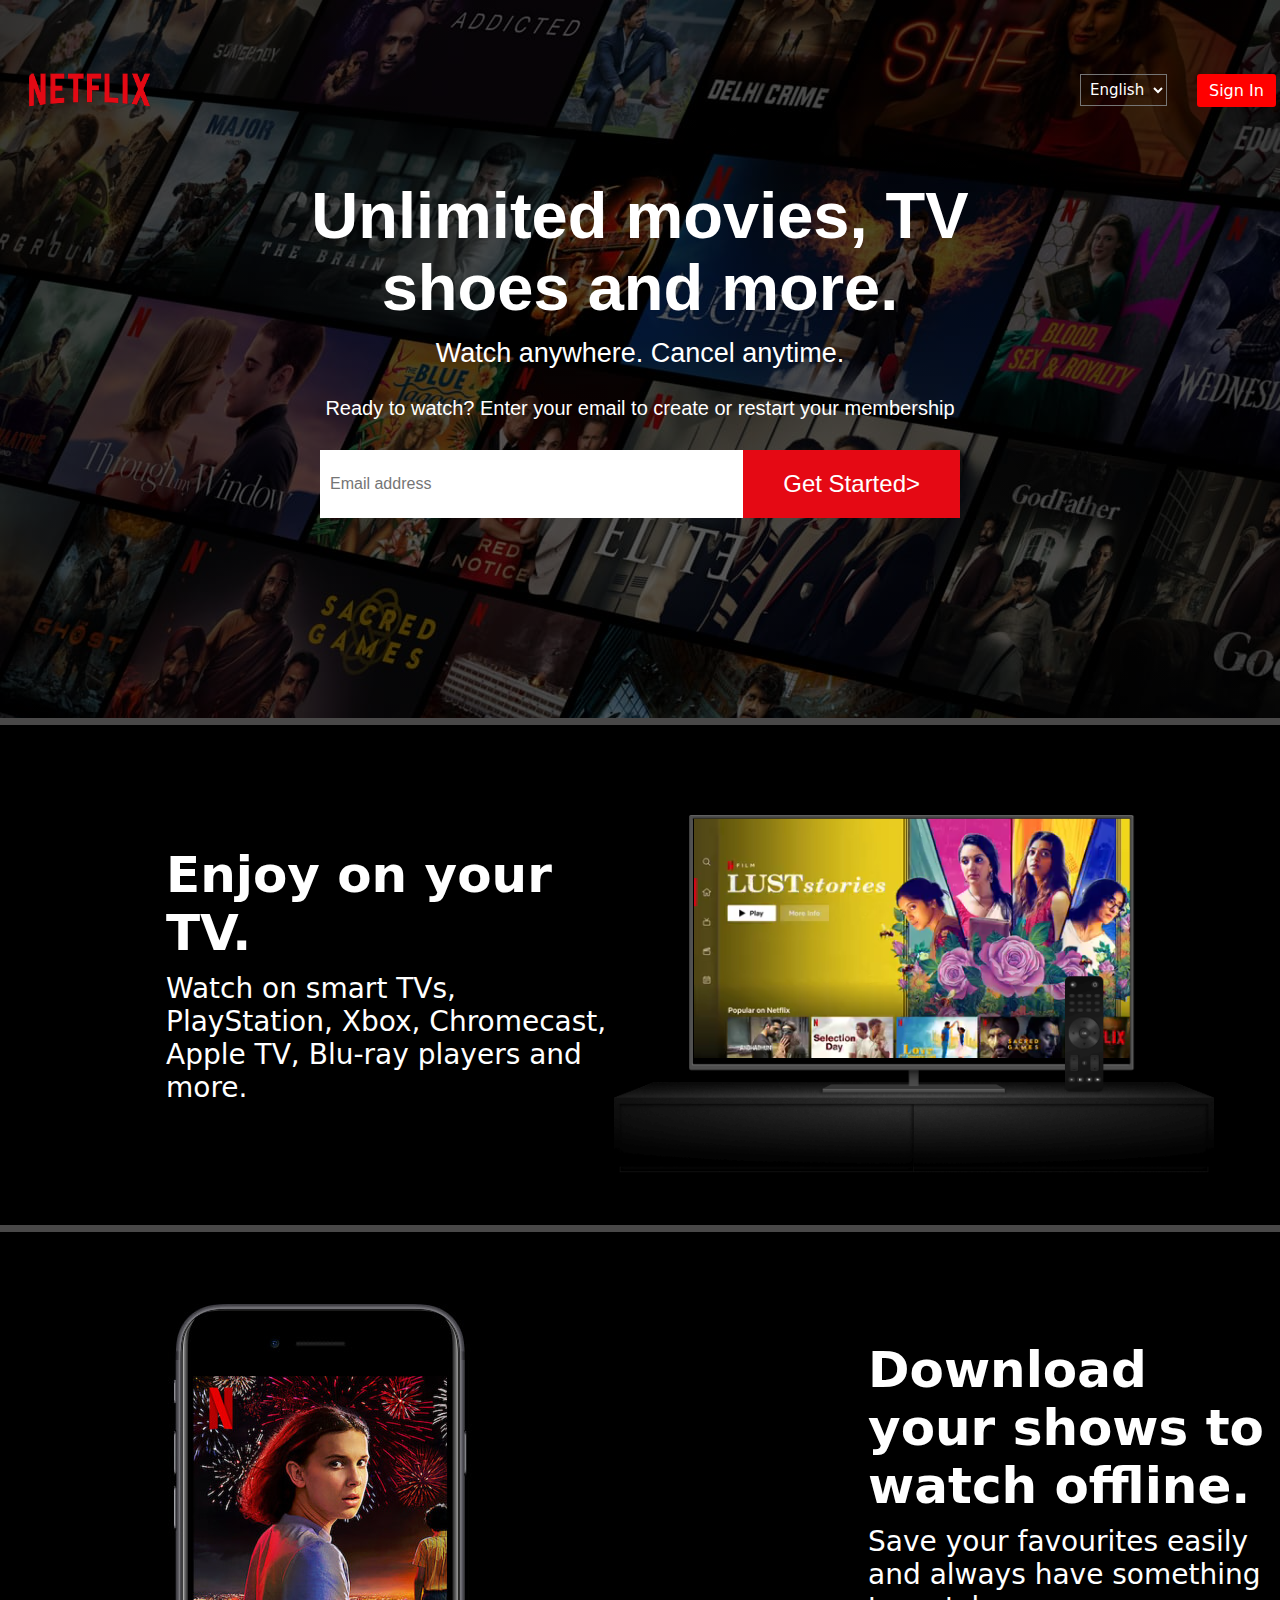
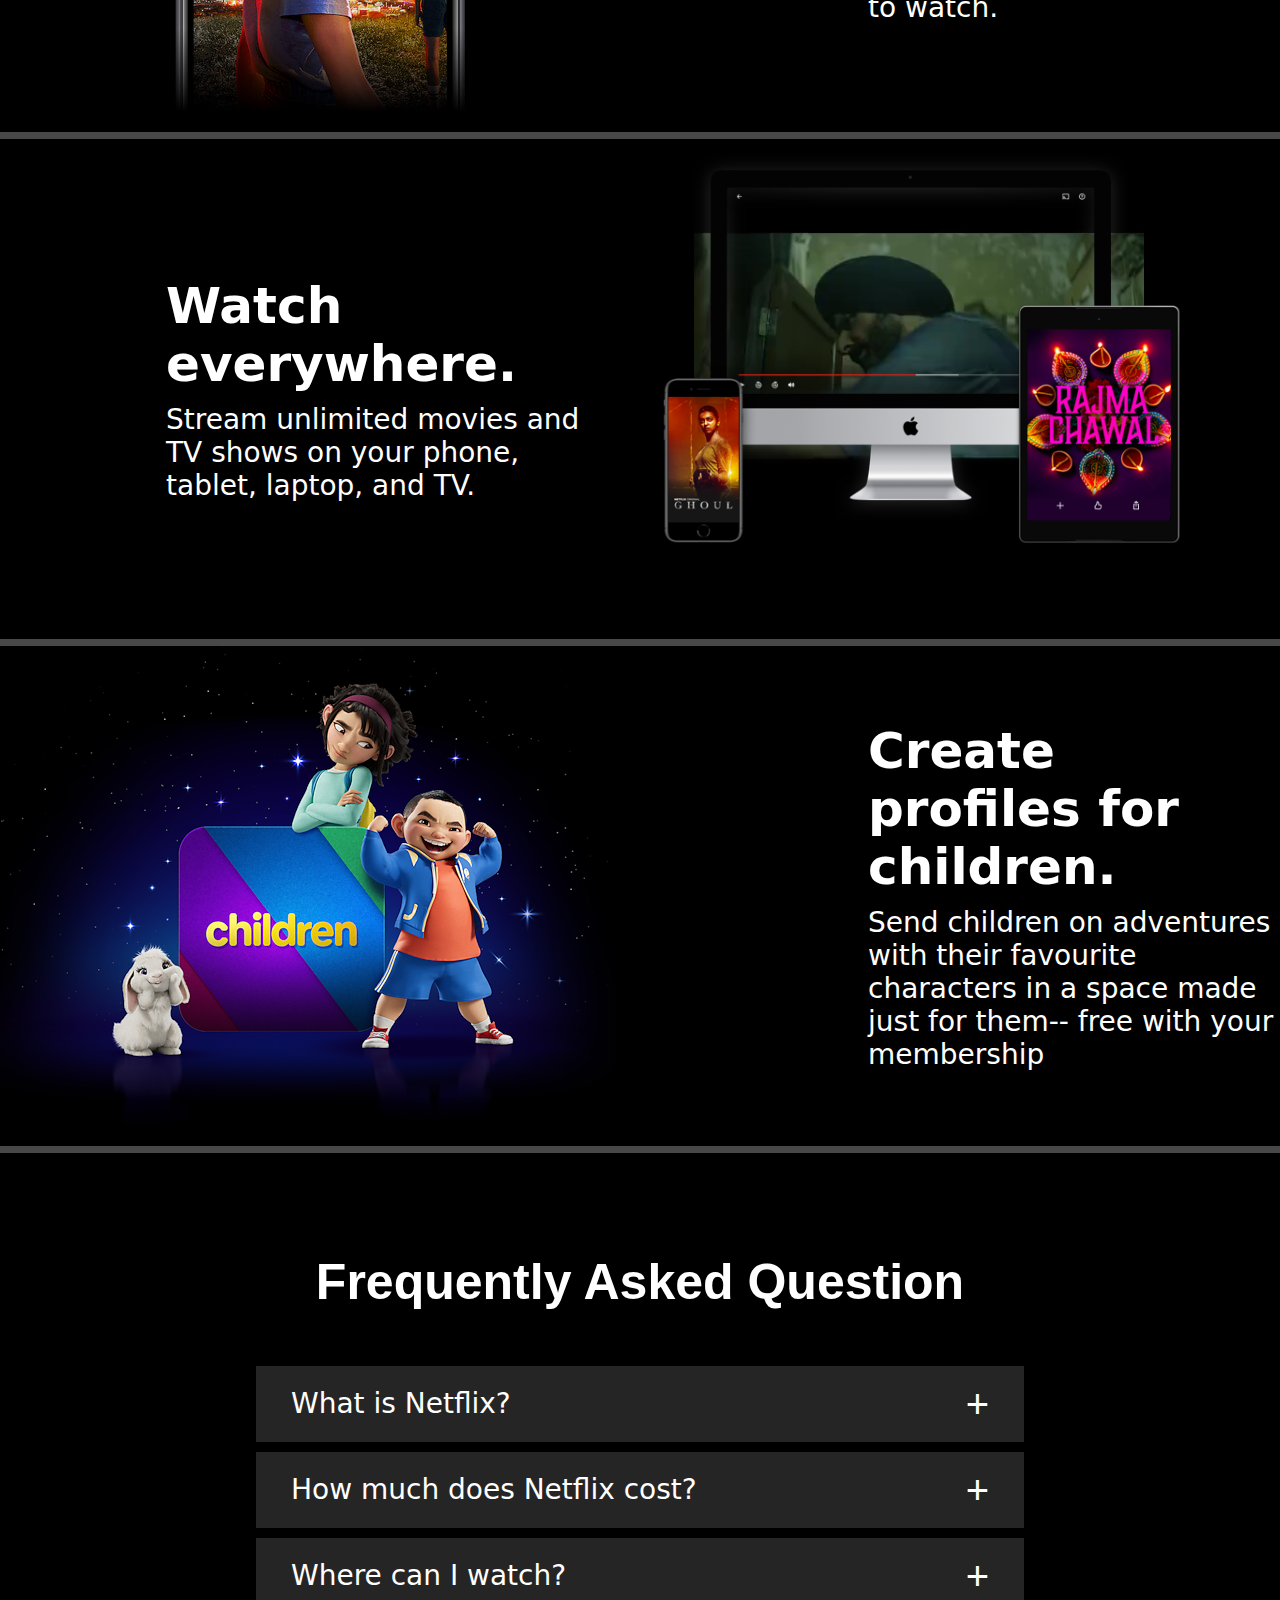
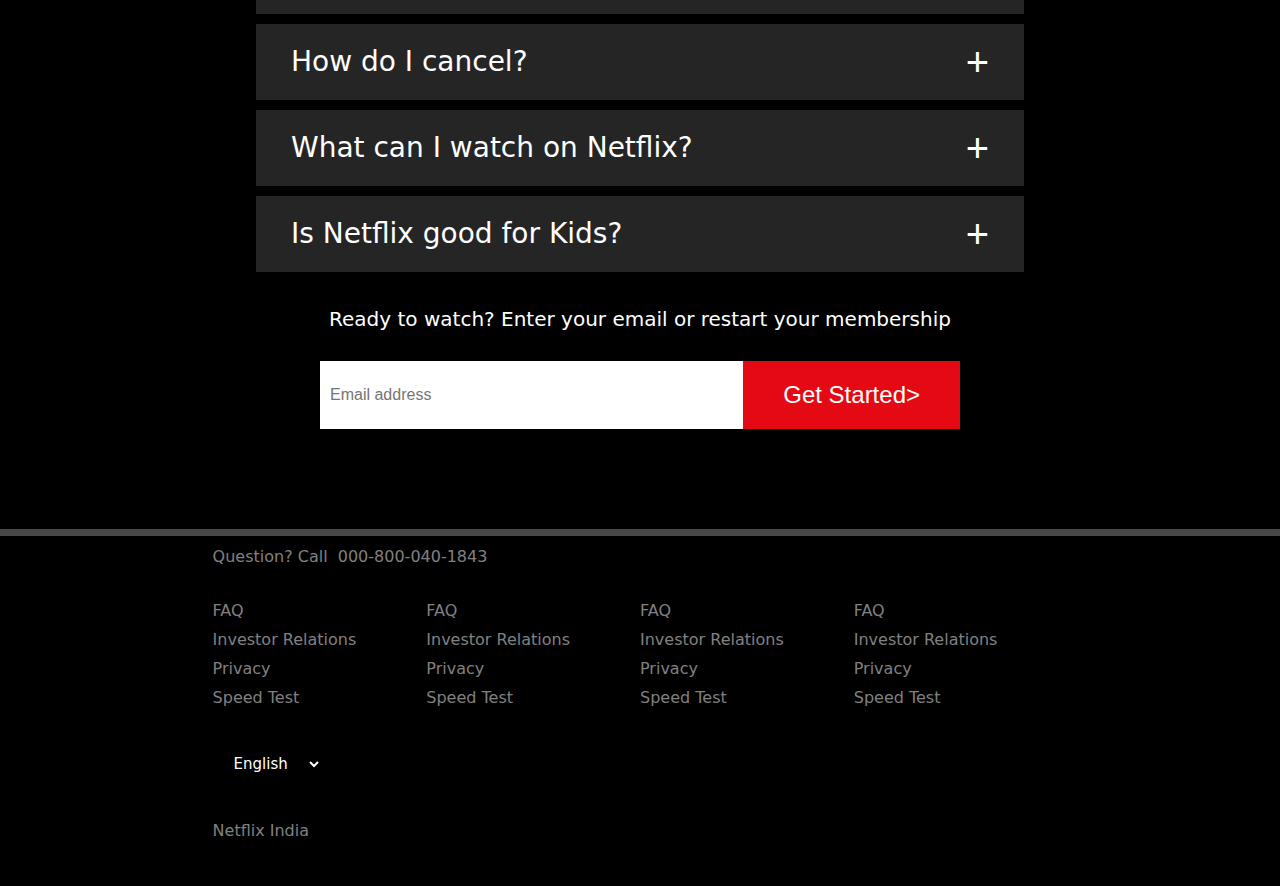
<file: index.html>
<!DOCTYPE html>
<html lang="en">
<head>
    <meta charset="UTF-8">
    <meta http-equiv="X-UA-Compatible" content="IE=edge">
    <meta name="viewport" content="width=device-width, initial-scale=1.0">
    <link rel="shortcut icon" href="download__2_-removebg-preview.png" type="image/x-icon">
    <title>Netflix India - Watch TV Shows Online,Watch Movies Online</title>
    <link rel="stylesheet" href="style1.css">
</head>
<body>
    <div class="body">
        <nav class="navbar">
            <img class="logo" src="download__4_-removebg-preview.png" alt="Netflix logo">
            <div class="signinandlanguage">
                <div class="languagesection">
                    <select name="languagesection" id="lang-enghindi"> 
                        <option value="English">English</option>
                        <option value="Hindi">Hindi</option>
                    </select>
                </div>
                <a href="sign-in-page.html" class="btn-signin">Sign In</a>
            </div>
        </nav>
        <!-- section-1 -->
        <div class="section-1">
            <div class="main-container">
                <h1 class="first-heading">Unlimited movies, TV <br> shoes and more.</h1>
                <h2 class="second-heading">Watch anywhere. Cancel anytime.</h2>
                <p class="third-heading">Ready to watch? Enter your email to create or restart your membership</p>
            </div>
            <div class="email-container">
                <input type="email" class="input-email" name="email" id="" placeholder="Email address">
                <div class="btn-getstarted">Get Started></div>
            </div>
        </div>
    </div>
    <!-- section-2 -->
    <div class="section-2">
        <div class="container-2">
            <div class="gretopborder"></div>
            <div class="subblackcontainer-2 firstcontainers2">
                <div class="blackcontainer-text">
                    <h1>Enjoy on your TV.</h1>
                    <p>Watch on smart TVs, PlayStation, Xbox, Chromecast, Apple TV, Blu-ray players and more.</p>
                </div>
                <div class="blackcontainer-media ">
                    <div class="livetv-animation">
                        <img src="netflix-tv-img.png" alt="">
                        <video src="netflix-tv.mp4" loop autoplay></video>
                    </div>
                </div> 
            </div>
        </div>
        <div class="container-2">
            <div class="gretopborder"></div>
            <div class="subblackcontainer-2 secondcontainers2">  
               <div class="blackcontainer-media">
                   <img src="3rdimg.jpg" alt="" class="strangerthingsvideo">
                   <video src="download-icon.gif" loop autoplay class="strangerthingsvideo"></video>
               </div>
               <div class="blackcontainer-text">
                  <h1> Download your shows to watch offline.</h1>
                  <p>
                     Save your favourites easily and always have something to watch.
                  </p>    
               </div>
            </div>
        </div>
        <div class="container-2">
            <div class="gretopborder"></div>
            <div class="subblackcontainer-2 thirdcontainers2" >
                <div class="blackcontainer-text">
                    <h1>Watch everywhere.</h1>
                    <p>
                        Stream unlimited movies and TV shows on your phone, tablet, laptop, and TV. 
                    </p>
                </div>
                <div class="blackcontainer-media">
                    <div class="livetv-animation">
                        <img src="netflix4.png" alt="">
                        <video src="video-devices-in.m4v" loop autoplay class="sacredgames"></video>
                    </div>    
                </div>
            </div>
        </div>
        <div class="container-2">
            <div class="gretopborder"></div>
            <div class="subblackcontainer-2 fourthcontainers2">
                <div class="blackcontainer-media">
                    <img src="kidsnetflix.png" alt="" class="kidsimage">
                    <video src="" loop autoplay></video>
                </div>
                <div class="blackcontainer-text">
                    <h1>Create profiles for children.</h1>
                    <p>
                        Send children on adventures with their favourite characters in a space made just for them-- free with your membership
                    </p>
                </div>
            </div>
            </div>
            <div class="gretopborder"></div>
        </div>
    </div>
    <!-- section-3 -->
    <div class="faq_section">
        <h1 class="faq-heading">Frequently Asked Question </h1>
        <!-- here we make 6 gray box foe question -->
        <div class="greybox">
            <div class="greyboxin">
                <h1>What is Netflix?</h1>
                <button onclick="showerhide1()" id="plus_btn_1" class="plus_btn ">+</button>
            </div>
            <div id="greyboxout_1" class="greyboxout">
                <hr>
                <p>
                    Netflix is a streaming service that offers a wide variety of award-winning TV shows, movies, anime, documentaries and more – on thousands of internet-connected devices.
                    <br><br>
                    You can watch as much as you want, whenever you want, without a single ad – all for one low monthly price. There's always something new to discover, and new TV shows and movies are added every week!
                </p>
            </div>
        </div>
        <div class="greybox">
            <div class="greyboxin">
                <h1>How much does Netflix cost?</h1>
                <button onclick="showerhide2()" id="plus_btn_2" class="plus_btn ">+</button>
            </div>
            <div id="greyboxout_2" class="greyboxout">
                <hr>
                <p>
                    Watch Netflix on your smartphone, tablet, Smart TV, laptop, or streaming device, all for one fixed monthly fee. Plans range from ₹ 149 to ₹ 649 a month. No extra costs, no contracts.
                </p>
            </div>
        </div>
        <div class="greybox">
            <div class="greyboxin">
                <h1>Where can I watch?</h1>
                <button onclick="showerhide3()" id="plus_btn_3" class="plus_btn ">+</button>
            </div>
            <div id="greyboxout_3" class="greyboxout">
                <hr>
                <p>
                    Watch anywhere, anytime. Sign in with your Netflix account to watch instantly on the web at netflix.com from your personal computer or on any internet-connected device that offers the Netflix app, including smart TVs, smartphones, tablets, streaming media players and game consoles.<br><br>

                    You can also download your favourite shows with the iOS, Android, or Windows 10 app. Use downloads to watch while you're on the go and without an internet connection. Take Netflix with you anywhere.
                </p>
            </div>
        </div>
        <div class="greybox">
            <div class="greyboxin">
                <h1>How do I cancel?</h1>
                <button onclick="showerhide4()" id="plus_btn_4" class="plus_btn ">+</button>
            </div>
            <div id="greyboxout_4" class="greyboxout">
                <hr>
                <p>
                    Netflix is flexible. There are no annoying contracts and no commitments. You can easily cancel your account online in two clicks. There are no cancellation fees – start or stop your account anytime.
                </p>
            </div>
        </div>
        <div class="greybox">
            <div class="greyboxin">
                <h1>What can I watch on Netflix?</h1>
                <button onclick="showerhide5()" id="plus_btn_5" class="plus_btn ">+</button>
            </div>
            <div id="greyboxout_5" class="greyboxout">
                <hr>
                <p>
                    Netflix has an extensive library of feature films, documentaries, TV shows, anime, award-winning Netflix originals, and more. Watch as much as you want, anytime you want.
                </p>
            </div>
        </div>
        <div class="greybox">
            <div class="greyboxin">
                <h1>Is Netflix good for Kids?</h1>
                <button onclick="showerhide6()" id="plus_btn_6" class="plus_btn ">+</button>
            </div>
            <div id="greyboxout_6" class="greyboxout">
                <hr>
                <p>
                    The Netflix Kids experience is included in your membership to give parents control while kids enjoy family-friendly TV shows and films in their own space.
                </p>
            </div>
        </div>  
    </div>
<!-- bottom section contact -->
    <div class="bottom-email-container">
        <p class="third-heading">Ready to watch? Enter your email or restart your membership</p>
        <div class="email-container" style="margin-bottom: 100px;">
            <input type="email" class="input-email" name="email" id="" placeholder="Email address">
            <div class="btn-getstarted">Get Started></div>
        </div>
        <div class="gretopborder"></div>
    </div>
    <!-- footer section -->
    <footer>
        <div class="footerfull">
            <div class="footer-section">
                <p style="text-align: left;">Question? Call &nbsp;<div class="call"><a href="#"> 000-800-040-1843 </a></div></p>
            </div>
            <div class="footer-section">
                <div class="footer-section-2-column">
                    <p><a href="#">FAQ</a></p>
                    <p><a href="#">Investor Relations </a></p>
                    <p><a href="#">Privacy</a></p>
                    <p><a href="#">Speed Test</a></p>
                </div>
                <div class="footer-section-2-column">
                    <p><a href="#">FAQ</a></p>
                    <p><a href="#">Investor Relations </a></p>
                    <p><a href="#">Privacy</a></p>
                    <p><a href="#">Speed Test</a></p>
                </div>
                <div class="footer-section-2-column">
                    <p><a href="#">FAQ</a></p>
                    <p><a href="#">Investor Relations </a></p>
                    <p><a href="#">Privacy</a></p>
                    <p><a href="#">Speed Test</a></p>
                </div>
                <div class="footer-section-2-column">
                    <p><a href="#">FAQ</a></p>
                    <p><a href="#">Investor Relations </a></p>
                    <p><a href="#">Privacy</a></p>
                    <p><a href="#">Speed Test</a></p>
                </div>
            </div>
            <!-- language section -->
            <div class="footer-section">
                <div class="signinandlanguage">
                    <div class="languagesection">
                        <select name="languagesection" id="lang-enghindi-1">
                            <option value="English">English</option>
                            <option value="Hindi">Hindi</option>
                        </select>
                    </div>
                </div>
            </div>
            <div class="footer-section">
                <div class="footer-section-2-column">
                    <p><a href="#">Netflix India</a></p>
                </div>
            </div>
        </div>
    </footer>
</body>
<script src="index.js"></script>
</html>
</file>
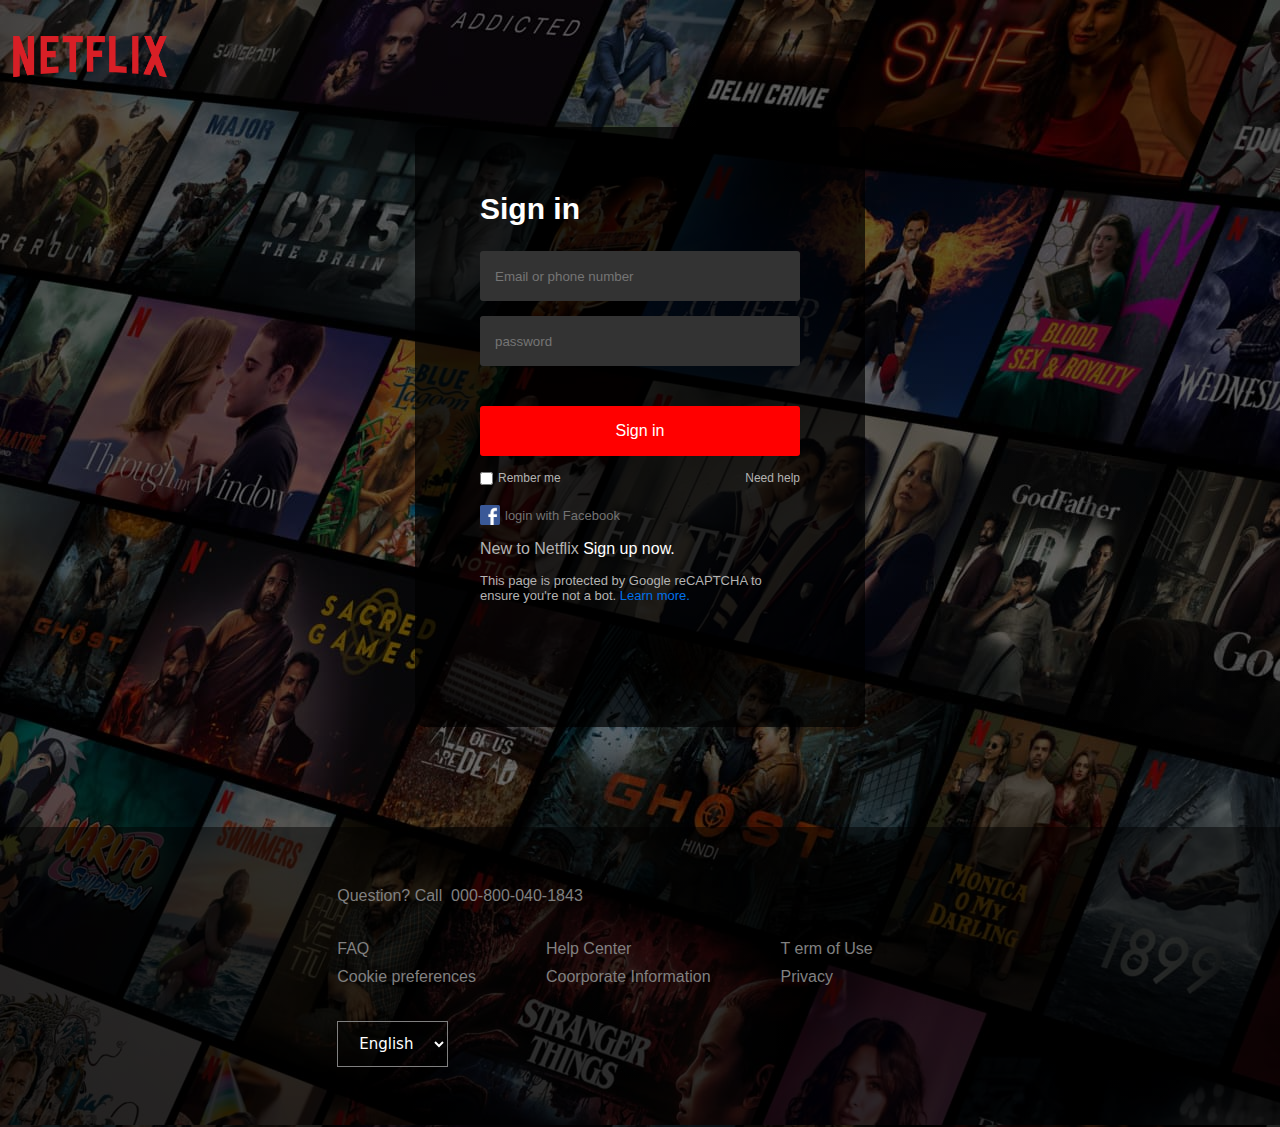
<file: sign-in-page.html>
<!DOCTYPE html>
<html lang="en">
<head>
    <meta charset="UTF-8">
    <meta http-equiv="X-UA-Compatible" content="IE=edge">
    <meta name="viewport" content="width=device-width, initial-scale=1.0">
    <link rel="shortcut icon" href="download__2_-removebg-preview.png" type="image/x-icon">
    <title>Netflix</title>
    <link rel="stylesheet" href="style1.css">
</head>
<style>
    *{
        margin: 0;
        padding: 0;
        font-family: Arial, Helvetica, sans-serif ;
    }
    body{
        background-image: radial-gradient(rgba(0,0,0,0.4), rgba(0,0,0,0.6)), url(netflix1.jpg);
    }
    .header{
        /* padding: 20px 50px;
        position: relative; */
        width: 100%;
    }
    .logo img{
        width: 200px;
        margin-top: -10px;
        margin-left: -10px;
    }
    .signinsection{
        display: flex;
        width: 100%;
        align-items: center;
        justify-content: center;
    }
    .sign-in-box{
        position: relative;
        height: 600px;
        width: 450px;
        padding: 65px;
        /* margin-left: 35%; */
        background: rgba(0, 0, 0, 0.7);
        border-radius: 10px ;
        box-sizing: border-box;
    }
    .sign-in-box h2{
        font-size: 30px;
        color: white;
        margin-top :0px ;
        margin-bottom: 25px;
    }
    .sign-in-form input{
        height: 50px;
        width: 100%;
        color: white;
        background-color: #333;
        box-sizing: border-box;
        padding: 15px;
        border: none;
        /* outline: none; */
        border-radius: 3px;
    }
    .sign-in-form{
        margin-bottom: 15px;
    }
    .sign-in-btn{
        height: 50px;
        color: white;
        width: 100%;
        background-color: red;
        border-radius: 3px;
        font-size: 16px;
        display: flex;
        justify-content: center;
        flex-direction: column;
        margin-top: 40px;
        margin-bottom: 15px;
        text-align: center;
    }
    .support{
        display: flex;
        color: #b3b3b3;
        justify-content: space-between;
        font-size: 12px;
        margin-bottom: 20px;
    }
    .rember{
        display: flex;
        align-items: center;
        margin-right: 10px;
    }
    .rember input{
        margin-right: 5px;
    }
    .need-help a{
        text-decoration: none;
        color: #b3b3b3;
    }
    .need-help a:hover{
        text-decoration: underline ;
    }
    .login-section{
        color: #b3b3b3;
    }
    .login-facebook{
        display: flex;
        align-items: center;
        width: 100%;
        color: #737373;
        margin-bottom: 15px;
    }
    .login-facebook img{
        width: 20px;
        height: 20px;
    }
    .login-facebook a{
        text-decoration: none;
        color: #737373;
        margin-left: 5px;
        font-size: 13px;
    }
    a{
         text-decoration: none;
    }
    .sign-up{
        font-size: 16px;
        margin-bottom: 15px;
    }
    .sign-up a{
        color: white;
    }
    .sign-up a:hover{
        text-decoration: underline ;
    }
    .term-condition {
        font-size: 13px;
    }
    .term-condition a{
        color: #0071eb;
    }
    .term-condition a:hover{
        text-decoration: underline ;
    }
    /* footer section */
    footer{
        height: 300px;
        background-color: rgba(0, 0, 0, 0.5);
        display: flex;
        align-items: center;
        justify-content: center;
        margin-top: 100px;
    }
    .footer-section, .footer-section-1{
        color: grey;
        font-family: system-ui, -apple-system, BlinkMacSystemFont, 'Segoe UI', Roboto, Oxygen, Ubuntu, Cantarell, 'Open Sans', 'Helvetica Neue', sans-serif;
        display: flex;
        flex-direction: row;
    }
    .footer-section-2-column{
        padding: 30px 0px;
        padding-right: 70px;

    }
    .footer-section-2-column p{
        padding: 5px 0px;
    }
    .footer-section-2-column p a, .footer-section a{
        text-decoration: none;
        color: gray;
    }
    .call{
        text-decoration: none;
    }
    .call:hover{
        text-decoration: underline;
        color: grey;
    }
    .signinandlanguage{
        width: 200px;
        display: flex;
        flex-direction: row;
    }  
    #lang-enghindi-1{
        font-family: system-ui, -apple-system, BlinkMacSystemFont, 'Segoe UI', Roboto, Oxygen, Ubuntu, Cantarell, 'Open Sans', 'Helvetica Neue', sans-serif;
        font-size: 15px;
        padding: 12px 17px;
        background-color: rgba(0, 0, 0, 0);
        color: white;
        border: 1px solid grey;
    } 
    #lang-enghindi-1 option{
        font-family: system-ui, -apple-system, BlinkMacSystemFont, 'Segoe UI', Roboto, Oxygen, Ubuntu, Cantarell, 'Open Sans', 'Helvetica Neue', sans-serif;
        color: white;
        background-color: black;
        font-size: 15px;
        padding: 10px;
    }
    /* first media screen */
    @media(max-width:740px){
      .body{
        background-image: none;
        background-color: black;
      } 
      .logo img{
        width: 215px;
        margin-top: -20px;
        margin-left: 0px;
      } 
      .sign-in-box{
        height: 520px;
        width: 95%;
        padding: 0px;
        background: none;
        border-radius: 10px;
        box-sizing: border-box;
      } 
      .login-section{
        padding-top: 20px;
      }
      .greyline{
        width: 100%;
        background-color: #333;
        height: 2px;
      }
      footer{
        margin-top: 0px;
        margin: 0px 5px;
      }
      .footer-section-2-column{
        padding-right: 30px;
      }
      .footer-section-2-column p a, .footer-section a{
        text-decoration: none;
        color: grey;
        font-size: 15px;
      }
      .footer-section-2-column p a:hover{
        text-decoration: underline;
      }
      /* .2nd media screen*/
    }
    @media(max-width:540px) {
        .body{
        background-image: none;
        background-color: black;
      } 
        .footer-section-2-column p{
            font-size: 13px;
        }
        .footer-section-2-column{
            padding-right: 20px;
        }
    }
    /* 3rd media screen */
    @media(max-width:500px) {
        .footer-section-1{
            flex-direction: column;
        }
        .footer-section-2-column{
            padding:5px 0px;
        }
    }

</style>
<body>
    <div class="body">
        <header class="header">
            <div class="logo">
                <a href="index.html">
                    <img src="netflix-signin.png" alt="netflix-logo">
                </a>    
            </div>
        </header>
        <div class="signinsection">
            <div class="sign-in-box">
                <h2>Sign in </h2>
                <form action=" ">
                    <div class="sign-in-form">
                        <input type="text" name="email" placeholder="Email or phone number" required>
                    </div>
                    <div class="sign-in-form">
                        <input type="text" placeholder="password" required>
                    </div>
                    <div class="sign-in-btn">Sign in</div>
                    <div class="support">
                        <div class="rember">
                            <input type="checkbox">
                            Rember me
                        </div>
                        <div class="need-help">
                            <a href="#">Need help </a>
                        </div>
                    </div>
                    <div class="login-section">
                        <div class="login-facebook">
                            <img src="facebook-logo-13.png" alt="Facebook">
                            <a href="#">login with Facebook</a>
                        </div>
                        <div class="sign-up">
                            <p>New to Netflix <a href="#">Sign up now.</a></p>
                        </div>
                        <div class="term-condition">
                            <p>This page is protected by Google reCAPTCHA to ensure you're not a bot.<a href="#"> Learn more.</a> </p>
                        </div>
                    </div>
                </form>
            </div>
        </div>
        <div class="greyline"></div>
        <footer>
            <div class="footerfull">
                <div class="footer-section">
                    <p style="text-align: left;">Question? Call &nbsp;
                        <div class="call"><a href="#">000-800-040-1843</a></div>
                    </p>
                </div>
                <div class="footer-section-1">
                    <div class="footer-section-2-column">
                        <p><a href="">FAQ</a></p>
                        <p><a href="">Cookie preferences</a></p>
                    </div>
                    <div class="footer-section-2-column">
                        <p><a href="">Help Center</a></p>
                        <p><a href="">Coorporate Information</a></p>
                    </div>
                    <div class="footer-section-2-column">
                        <p><a href="">T erm of Use</a></p>
                        <p><a href="">Privacy</a></p>
                    </div>
                </div>
                <div class="footer-section">
                    <div class="signandlanguage">
                        <div class="languagesection">
                            <select name="languagesection" id="lang-enghindi-1">
                                <option value="English">English</option>
                                <option value="Hindi">Hindi</option>
                            </select>
                        </div>
                    </div>
                </div>
            </div>
        </footer> 
    </div>
</body>
</html>
</file>
<file: style1.css>
*{
        margin: 0;
        padding: 0;
    }
    body{
        background-image:radial-gradient(rgba(0,0,0,0.4),rgba(0,0,0,0.7)), url(netflix1.jpg);
    }
   .navbar{
    width: 100;
    height: 20vh;
    display: flex;
    align-items: center;
    justify-content: space-between ;
   }
   .navbar img{
    width: 14%;
   }
   .signinandlanguage{
    width: 200px;
    display: flex;
    flex-direction: row;
   }
   .btn-signin{
    position: relative;
    font-family: system-ui, -apple-system, BlinkMacSystemFont, 'Segoe UI', Roboto, Oxygen, Ubuntu, Cantarell, 'Open Sans', 'Helvetica Neue', sans-serif;

    /* padding-top: 8px;
    padding-bottom: 8px;
    padding-left: 20px;
    padding-right: 20px; */
    padding: 5px 10px;
    border: 2px solid red;
    background-color: red;
    color: white ;
    border-radius: 3px;
    margin-left: 30px;
    text-decoration: none;
   }
   #lang-enghindi{
    font-family: system-ui, -apple-system, BlinkMacSystemFont, 'Segoe UI', Roboto, Oxygen, Ubuntu, Cantarell, 'Open Sans', 'Helvetica Neue', sans-serif;
    font-size: 15px;
    padding: 5px;
    background-color: rgba(0,0,0,0) ;
    color: white;
   }
   #lang-enghindi option{
    font-family: system-ui, -apple-system, BlinkMacSystemFont, 'Segoe UI', Roboto, Oxygen, Ubuntu, Cantarell, 'Open Sans', 'Helvetica Neue', sans-serif;
    background-color:black ;
    color: white;
    font-size: 15px;
    padding: 10px;
   }
   .main-container{
    color: white;
    font-family: Arial, Helvetica, sans-serif;
   }
   .first-heading{
    font-size: 65px;
    margin-bottom: 15px;
    line-height: 1.1em;
   }
   .second-heading{
    font-size: 27px;
    margin-bottom: 28px;
    font-weight: 500;
   }
   .third-heading{
    font-size: 20px;
    padding-bottom:30px;
    /* margin-bottom: 30px; */

   }
   .email-container{
        width: 50%;
        height: fit-content;
        background-color: white;
        display: flex;
        flex-direction: row;
        justify-content: space-between;
        margin-bottom: 200px;
   }
   /* bottom email section */
   .bottom-email-container{
    padding-top: 30px;
    display: flex;
    flex-direction: column;
    background-color: black;
    width: 100%;
    align-items: center;
    justify-content: center;
    color: white ;
     font-family: system-ui, -apple-system, BlinkMacSystemFont, 'Segoe UI', Roboto, Oxygen, Ubuntu, Cantarell, 'Open Sans', 'Helvetica Neue', sans-serif;
   }

   .input-email{
    outline: none;
    border: none;
    padding: 20px 10px;
    font-size: 1em;
   }
   .btn-getstarted{
    font-family:  Netflix Sans,Helvetica Neue,Segoe UI,Roboto,Ubuntu,sans-serif;
    cursor: pointer;
    height: fit-content;
    padding: 20px 40px;
    background-color: #e50914 ;
    color: white;
    font-size: 1.5em;
    text-align: center;
   }
   /* section-1 */
   .section-1{
    display: flex;
    flex-direction: column;
    width: 100%;
    align-items: center; 
    text-align: center;
   }
   /* section-2 */
   .gretopborder{
    width: 100%;
    height: 7px;
    background-color:  rgb(73, 72, 72);
   }
   .subblackcontainer-2{
    height: 500px;
    width: 100%;
    background-color: black ;
    display: flex;
    flex-direction: row;
    justify-content: center;
   }
   /* section-3 */
   .faq_section{
    display: flex;
    flex-direction: column;
    width: 100%;
    align-items: center;
    background-color: black;
    color: white;
    padding-top: 50px;
    font-family: system-ui, -apple-system, BlinkMacSystemFont, 'Segoe UI', Roboto, Oxygen, Ubuntu, Cantarell, 'Open Sans', 'Helvetica Neue', sans-serif;
   }
   .faq-heading{
    font-size: 50px;
    font-family: Arial, Helvetica, sans-serif;
    padding: 50px;
   }
   .greybox{
    display: flex;
    width: 60%;
    flex-direction: column;
    background-color: rgb(37, 37, 37);
    margin: 5px;
   }
   .greyboxin{
    display: flex;
    flex-direction: row;
    justify-content: space-between;
    margin: 8px 35px;
   }
   .greyboxin h1{
    font-size: 28px;
    font-weight: 500;
    line-height: 60px;
   }
   .plus_btn{
    color: white;
    font-size: 40px;
    background: none;
    border: none;
     
   }
   .greyboxout{
    display: none;
    flex-direction: column;
   }
   .greyboxout hr{
    width: 100%;
    margin: 0px;
    background-color: black;
    border: 1px solid black; 
   }
   .greyboxout p{
    font-size: 25px;
    margin: 20px 6px;
    padding: 20px; 
   }
   /* section-2 */
   .blackcontainer-text{
    color: white;
    font-family: system-ui, -apple-system, BlinkMacSystemFont, 'Segoe UI', Roboto, Oxygen, Ubuntu, Cantarell, 'Open Sans', 'Helvetica Neue', sans-serif;
    display: flex;
    flex-direction: column;
    justify-content: center;
    width: 35%;
    align-items: center;
   }
   .blackcontainer-text h1{
    font-size: 50px;
    text-align: left;
    width: 100%;
    margin-bottom: 10px;
   }
   .blackcontainer-text p{
    font-size:28px ;
    text-align: left;
    width: 100%;
   }
   .livetv-animation{
    width: 500px;
     
   }
   .livetv-animation img{
    /* padding: 80px; */
    z-index: 3;
    width: 600px;
    position: absolute;
   }
   .livetv-animation video{
    padding: 80px;
    z-index: 2;
    position: absolute;
    width: 450px ;
   }
   /* footer section */
   footer{
    width: 100%;
    height: 350px;
    background-color: black;
    display: flex;
    /* align item se pura dabba center main aayega element nahi */
    align-items: center;
    justify-content: center;
   }
   .footer-section{
    color: gray;
    font-family: system-ui, -apple-system, BlinkMacSystemFont, 'Segoe UI', Roboto, Oxygen, Ubuntu, Cantarell, 'Open Sans', 'Helvetica Neue', sans-serif;
    display: flex;
    flex-direction: row ;
   }
   .footer-section-2-column{
    padding: 30px 0px;
    padding-right: 70px;
   }
   .footer-section-2-column p{
    padding: 5px 0px;
   }
   .footer-section-2-column p a, .footer-section a{
    text-decoration: none;
    color: grey;
   }
   .call{
    text-decoration: none;
   }
   .call:hover{
    text-decoration: underline;
    color: grey;
   }
   /* all hover */
   .footer-section-2-column p a:hover{
    text-decoration: underline;
    color: grey;
    /* border-bottom: 1px solid grey; */
   }
   #lang-enghindi-1{
    font-family: system-ui, -apple-system, BlinkMacSystemFont, 'Segoe UI', Roboto, Oxygen, Ubuntu, Cantarell, 'Open Sans', 'Helvetica Neue', sans-serif;
    font-size: 15px;
    padding: 12px 17px;
    background-color: rgba(0,0,0,0);
    color: white;
    border: 1px grey;
   }
   #lang-enghindi-1 option{
    font-family: system-ui, -apple-system, BlinkMacSystemFont, 'Segoe UI', Roboto, Oxygen, Ubuntu, Cantarell, 'Open Sans', 'Helvetica Neue', sans-serif;
    color: white;
    background-color: black;
    font-size: 15px;
    padding: 10px;
   }
   /* bottom email section */
   /* media screen 1 */
   @media (max-width:1000px) {
    .first-heading{
        font-size: 50px;
    }
    .third-heading{
        padding: 10px;
        padding-bottom: 20px;
        font-size: 17px;  
    }
    .subblackcontainer-2{
        flex-direction: column;
        height: 600px;
        justify-content: start;
    }
    .blackcontainer-text{
        width: 100% ;
    }
    .blackcontainer-text  h1{
        text-align: center;
        font-size: 35px;
        margin-top: 20px;
    }
    .blackcontainer-text p{
        text-align: center;
        font-size: 20px;
    }
    .livetv-animation img{
        width: 500px;
    }
    .livetv-animation video{
        width: 350px;
    }
    .secondcontainers2{
        display: flex;
        flex-direction: column-reverse;
    }
    .thirdcontainers2 .blackcontainer-media .livetv-animation video{
        width: 300px;
        padding: 30px 69px;
    }
    .fourthcontainers2{
        display: flex;
        flex-direction: column-reverse;
    }
    .email-container{
         width: 70%; 
    } 
    .btn-getstarted{
        padding: 20px 5px;
        font-size: 1em;
    }
    .faq_section {
        padding-top: 0px;  
    }
    .greyboxin{
        margin: 0px 15px;
    }
    .greyboxin h1{
        font-size: 18px;
    }
    .plus_btn{
        font-size: 30px;
    }
    .faq-heading{
        font-size: 35px;
    }
    .footer-section{
        margin: 0px 40px;
    }
}
/* media screen 2 */
@media(max-width:887px){
    .footer-section-2-column{
        padding: 25px;
    }
    .footer-section{
        color: gray;
        font-family: system-ui, -apple-system, BlinkMacSystemFont, 'Segoe UI', Roboto, Oxygen, Ubuntu, Cantarell, 'Open Sans', 'Helvetica Neue', sans-serif;
        display: flex;
        flex-direction: row;
        flex-wrap: wrap;
    }
    .footer-section-2-column .footer-section a{
        font-size: 15px;
    }
 }
 /* media screen 3 */
 @media(max-width:665px){
    .navbar{
        height: 13vh;
    }
    .navbar img{
        width: 110px;
    }
    .first-heading{
        font-size: 27px;
        padding-top: 40px;
    }
    .secoding-heading{
        font-size: 18px;
        /* padding-top: 10px; */
    }
    .third-heading{
        font-size: 18px;
        padding: 10px 15px;
        text-align: center;
    }
    .email-container{
        align-items: center;
        width: 85%;
        display: flex;
        flex-direction: column;
        background-color:rgba(255, 255, 255, 0);
    }
    .input-email{
         margin-bottom: 13px;
         width: 100%;
         padding: 15px 10px;
         font-size: 15px;
    }
    .btn-getstarted{
        width: 100px;
        padding: 13px 17px;
    }
    .section-1{
        height: 407px;
    }
    .subblackcontainer-2{
        flex-direction: column;
        height: 475px;
        justify-content: start;
    }
    .blackcontainer-text{
        width: 100%;
        padding: 20px;
    }
    .blackcontainer-text h1{
        text-align: center;
        /* text align hum center bhi kar sakte hai */
        font-size: 1.625rem;
        margin-top: 30px;
    }
    .blackcontainer-text p{
        text-align: center;
        font-size: 1.125rem;
    }
    .blackcontainer-media{
        display: flex;
        width: 100%;
        align-items: center;
        justify-content: center;
    }
    .livetv-animation{
        width: 340px;
    }
    .livetv-animation img{
        width: 320px;
    }
    .livetv-animation video{
        width: 241px;
        padding: 50px 44px;
    }
    .strangerthingsvideo{
        padding-top:40px;
        width: 245px;
    }

    .secondcontainers2{
        display: flex;
        flex-direction: column-reverse;
    }
    .sacredgames{
        width: 370px;
        padding: 0px;
        margin-left: 30px;
    }
    .thirdcontainers2 .blackcontainer-media .livetv-animation video{
         width: 195px;
         padding: 19px 32px; 
    }
    .fourthcontainers2{
        display: flex;
        flex-direction: column-reverse;
    }
    .kidsimage{
        width: 350px;
    }
    .faq_section{
        padding-top: 0px;
        text-align: center;
    }
    .greybox{
        width: 100%;
    }
    .greyboxin{
        margin: 0px 15px;
    }
    .greyboxin h1{
        font-size: 18px; 
    }
    .plus_btn{
        font-size: 30px;
    }
    .faq-heading{
        font-size: 25px;
    }
    footer{
        height: 330px;
    }
    .footer-section{
        display: flex;
        width: 100%;
        align-items: center;
         
    }
    .footer-section-2-column{
        padding:0px;
        width: 240px; 
    }
    .footer-section-2-column p{
        padding: 5px 0px;
        width: 100%;
        text-align: left;
    }
}
/* media screen 4 */
@media(max-width:480px){
    footer{
        height: 400px;
       
    }
    .footer-section-2-column{
        width: 180px ;
    }
}
/* media screen 5 */
@media (max-width:365px) {
    .footer{
        height: 300px;
    }
    .footer-section-2-column{
        width: 100px;
        display: flex;
        flex-direction: row;
        justify-content: space-evenly;
    }
    
}
</file>
